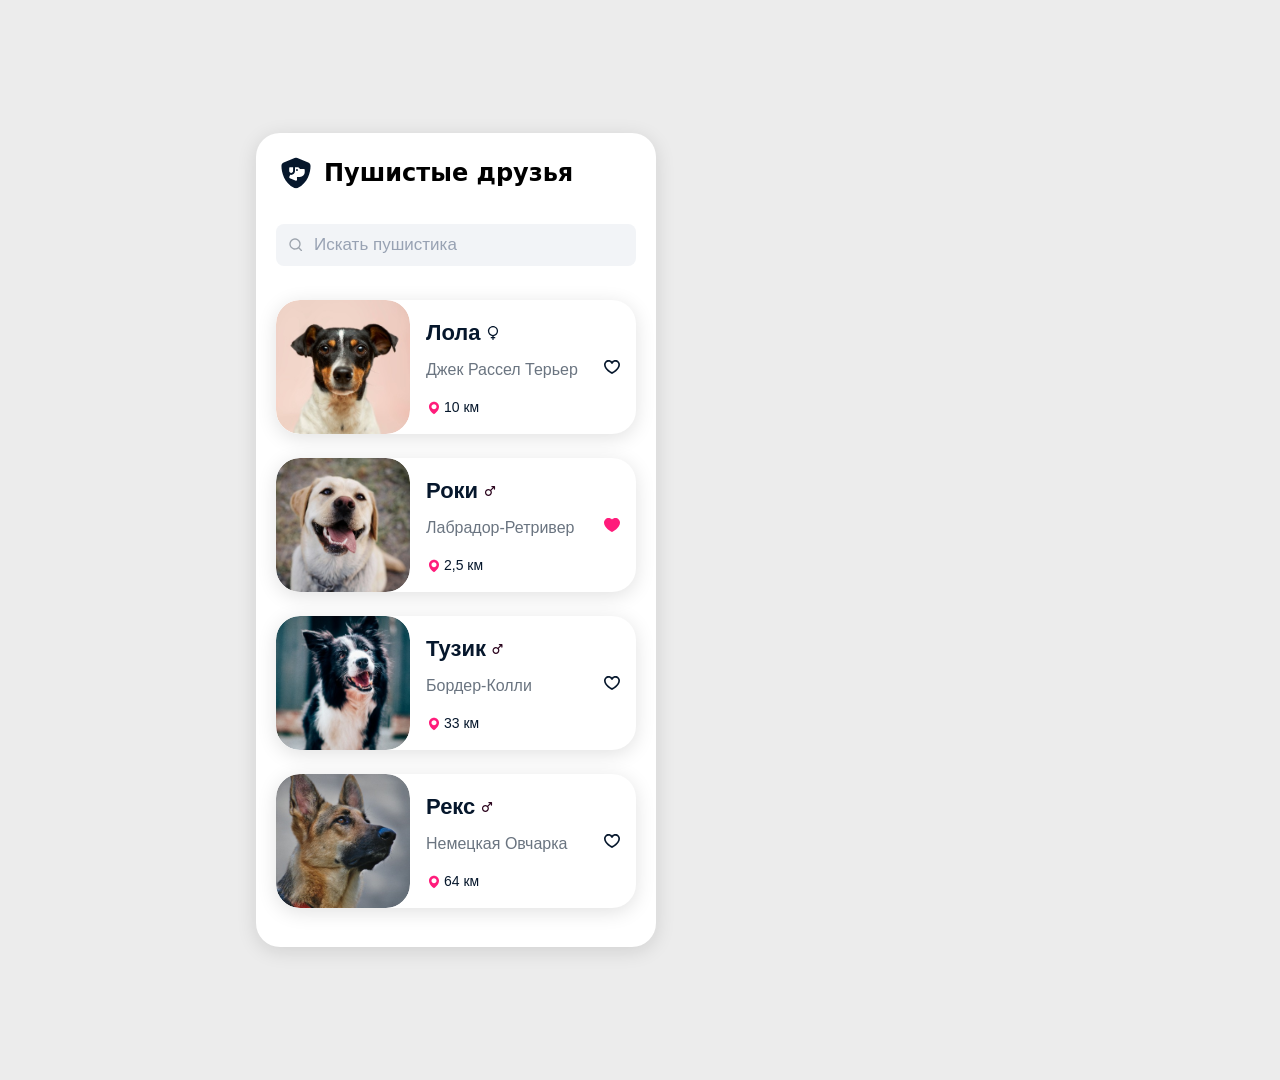
<file: index.html>
<!DOCTYPE html>
<html>
<head>
  <meta charset="UTF-8">
  <title>Пушистые друзья!</title>
  <link rel="stylesheet" href="index.css">
</head>
<body>
  <div class="container">

    <div class="header">
      <img class="logo" src="images/fa6-solid_shield-dog.svg">
      <h1 class="title">Пушистые друзья</h1>
    </div>

    <div class="search">
        <img class="search_icon" src="images/Group.svg">
        <input type="text" placeholder="Искать пушистика">
    </div>

    <div class="block_1">
      <div class="thumb">
        <img src="images/Rectangle 75.svg">
      </div>

      <div class="pet-info">

        <div class="iconka">
          <p class="name">Лола</p>
          <img src="images/ion_female.svg">
        </div>

        <div class="iconka_2">
          <p class="name_2">Джек Рассел Терьер</p>
        </div>

        <div class="distance">
            <img class="distance__icon" src="images/bxs_map.svg">
            <p class="distance__text">10 км</p>
        </div>

        <div class="heart">
          <img class="heart_2" src="images/ph_heart-bold.svg">
        </div>

      </div>
    </div>

    <a href="./pets/pet.html" class="card-link" aria-label="Открыть страницу питомца Роки">
      <div class="block_2">
        
        <div class="thumb">
          <img src="images/Rectangle 77.svg">
        </div>
        
        <div class="pet-info">

          <div class="iconka">
            <p class="name">Роки</p>
            <img src="images/ic_round-male.svg">
          </div>
          
          <div class="iconka_2">
            <p class="name_2">Лабрадор-Ретривер</p>
          </div>
          
          <div class="distance">
            <img class="distance__icon" src="images/bxs_map.svg">
            <p class="distance__text">2,5 км</p>
          </div>
          
          <div class="heart">
            <img class="heart_2" src="images/Vector.svg">
          </div>

        </div>
      </div>
    </a>

    <div class="block_3">
      <div class="thumb">
        <img src="images/Rectangle 76.svg">
      </div>

      <div class="pet-info">

        <div class="iconka">
          <p class="name">Тузик</p>
          <img src="images/ic_round-male.svg">
        </div>

        <div class="iconka_2">
          <p class="name_2">Бордер-Колли</p>
        </div>

        <div class="distance">
            <img class="distance__icon" src="images/bxs_map.svg">
            <p class="distance__text">33 км</p>
        </div>

        <div class="heart">
          <img class="heart_2" src="images/ph_heart-bold.svg">
        </div>

      </div>
    </div>


    <div class="block_4">

        <div class="thumb">
          <img src="images/Rectangle 78.svg">
        </div>

        <div class="pet-info">

          <div class="iconka">
            <p class="name">Рекс</p>
            <img src="images/ic_round-male.svg">
          </div>
            
          <div class="iconka_2">
            <p class="name_2">Немецкая Овчарка</p>
          </div>

          <div class="distance">
            <img class="distance__icon" src="images/bxs_map.svg">
            <p class="distance__text">64 км</p>
          </div>

          <div class="heart">
            <img class="heart_2" src="images/ph_heart-bold.svg">
          </div>

        </div>
     </div>

  </div>
</body>
</html>
</file>
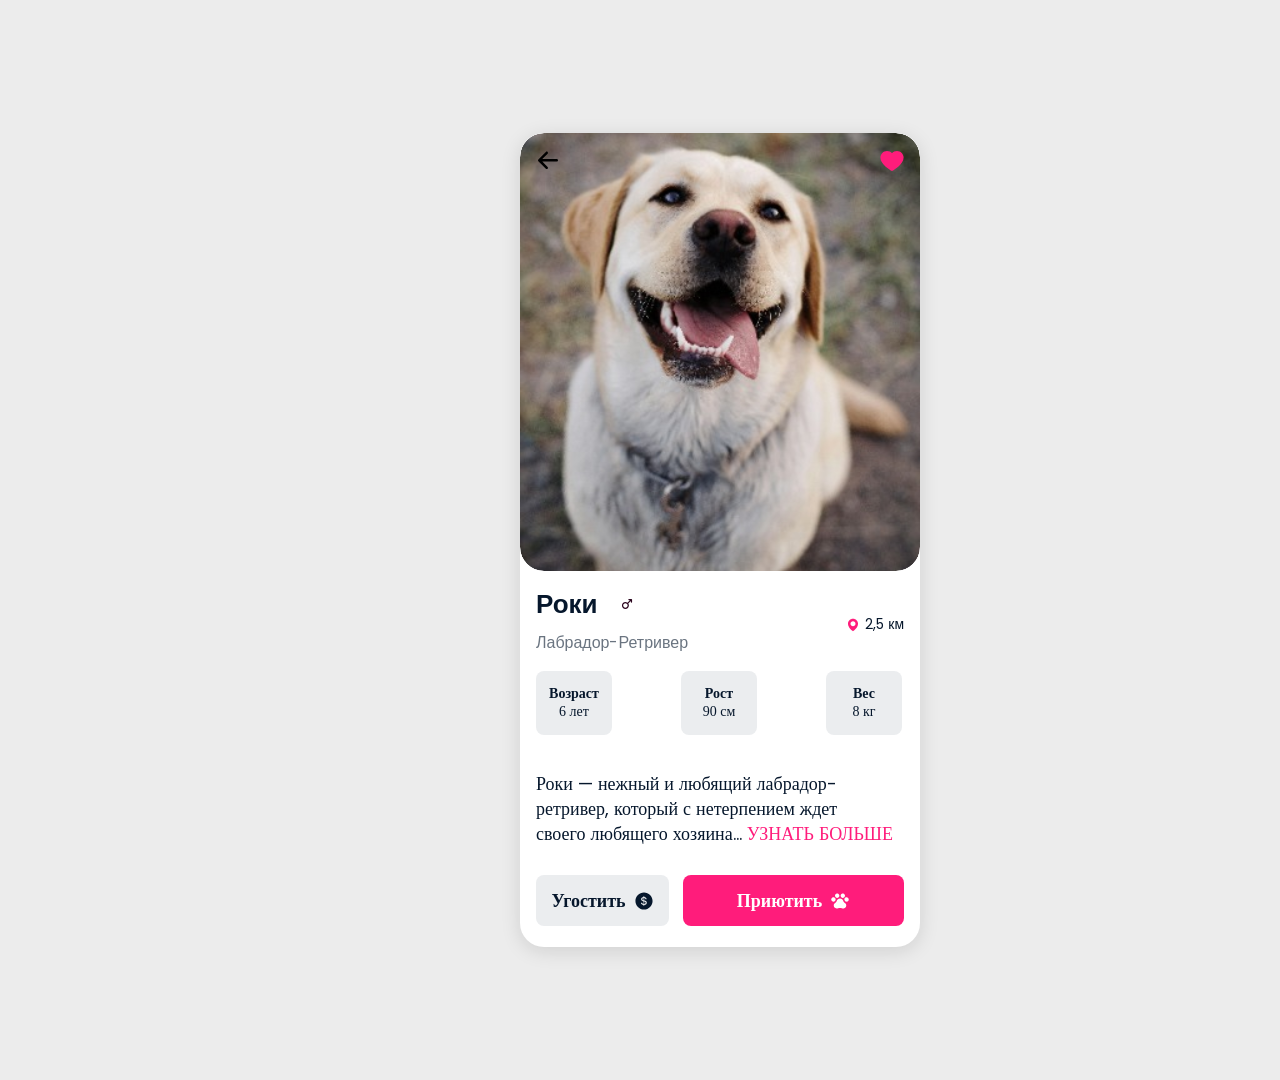
<file: pets/pet.html>
<!doctype html>
<html lang="ru">
<head>
  <meta charset="UTF-8" />
  <meta name="viewport" content="width=device-width, initial-scale=1" />
  <title>Питомец — Роки</title>
  <link rel="stylesheet" href="pet.css" />
  <link rel="preconnect" href="https://fonts.googleapis.com">
  <link rel="preconnect" href="https://fonts.gstatic.com" crossorigin>
  <link href="https://fonts.googleapis.com/css2?family=Poppins:ital,wght@0,100;0,200;0,300;0,400;0,500;0,600;0,700;0,800;0,900;1,100;1,200;1,300;1,400;1,500;1,600;1,700;1,800;1,900&display=swap" rel="stylesheet">
</head>
<body>
  <div class="container">

    <div class="dog_img">
      <img class="dog_img__photo" src="../images/Rectangle 79.svg" alt="Лабрадор">
      <img class="icon icon--back" src="../images/heroicons_arrow-up-16-solid.svg" alt="Назад">
      <img class="icon icon--fav" src="../images/Frame 342.svg" alt="Избранное">
    </div>

    <div class="card-content">
      <div class="title-row">
        <p class="name">Роки</p>
        <img class="gender" src="../images/ic_round-male.svg" alt="Самец">
      </div>
      
      <div class="meta-row">
        <p class="breed">Лабрадор-Ретривер</p>
        <div class="distance">
          <img class="distance__icon" src="../images/bxs_map.svg">
          <p class="distance__text">2,5 км</p>
        </div>
      </div>
      <div class="stats-row">
        <div class="stat-card">
          <div class="stat-title">Возраст</div>
          <div class="stat-value">6 лет</div>
        </div>
        <div class="stat-card">
          <div class="stat-title">Рост</div>
          <div class="stat-value">90 см</div>
        </div>
        <div class="stat-card">
          <div class="stat-title">Вес</div>
          <div class="stat-value">8 кг</div>
        </div>
      </div>

      <div class="bloc">
        <p class="description">
          Роки — нежный и любящий лабрадор-<br>ретривер, который с
          нетерпением ждет<br> своего любящего хозяина... <span>УЗНАТЬ БОЛЬШЕ</span>
        </p>
      </div>

      <div class="knopka1">
        <p class="k1">Угостить</p>
        <img src="../images/f7_money-dollar-circle-fill.svg">
      </div>

      <div class="knopka2">
        <p class="k2">Приютить</p>
        <img src="../images/ph_paw-print-fill.svg">
      </div>

    </div>
  </div>
  
</body>
</html>
</file>
<file: index.css>
* {
    box-sizing: border-box;
}

body{
    margin: 0;
    display: flex;
   
    width: 1440px;
    height: 1080px;
    background-color: #ECECEC;
}

.container {
    position: relative;
    width: 400px;
    height: 814px;
    margin-top: 133px;
    padding: 24px;
    left: 256px;
    border-radius: 24px;
    background-color: #FFFFFF;
    box-shadow: 0px 4px 20px 0px #0000001F;
}

.header {
    display: flex;
    align-items: center;
    gap: 12px;
}

.logo {
    width: 32px;
    height: 32px;
}

.title{
    margin: 0;
    font-family: 'Palanquin Dark', system-ui, sans-serif;
    font-weight: 600;
    font-size: 24px;
    line-height: 100%;
    letter-spacing: 0%;
}

.search{
    position: absolute;
    top: 91px;
    left: 20px;
    width: 360px;
    height: 42px;
    padding: 0 12px;
    display: flex;
    align-items: center;
    gap: 8px;
    border-radius: 8px;
    background: #F2F4F7;
}

.search_icon {
    width: 16px;
    height: 16px;
    opacity: .6;
}

.search input {
    flex: 1;
    height: 100%;
    border: none;
    outline: none;
    background: transparent;
    font-family: "Poppins", Arial, sans-serif;
    font-weight: 400;
    font-size: 17px;
    line-height: 100%;
    letter-spacing: 0%;
    color: #06172C99;
}

.search input::placeholder{
  color: #98A2B3;
}

.block_1 {
    position: absolute;
    display: flex;
    align-items: center;
    width: 360px;
    height: 134px;
    top: 167px;
    left: 20px;
    gap: 12px;
    border-radius: 24px;
    background-color: #FFFFFF;
    box-shadow: 0px 4px 20px 0px #0000001F;
}

.thumb{
  width: 134px;
  height: 134px;
  border-radius: 24px;
  overflow: hidden;
  flex: 0 0 134px;
}

.thumb img{
  width: 100%;
  height: 100%;
  object-fit: cover;
  display: block;
}

.pet-info {
    display: flex;
    flex-direction: column;
    justify-content: center;
}

.iconka {
    position: absolute;
    display: flex;
    align-items: center;
    width: 78px;
    height: 33px;
    top: 16px;
    left: 150px;
    gap: 4px;
}


.iconka img {
    width: 16px;
    height: 16px;   
}

.name {
  margin: 0;
  font-family: 'Poppins', sans-serif;
  font-weight: 600;
  font-size: 22px;
  line-height: 100%;
  color: #06172C;
}

.iconka_2 {
    position: absolute;
    width: 157px;
    height: 48px;
    top: 57px;
    left: 150px;
}

.name_2 {
    margin: 5px 0 10px 0;
    font-family: "Poppins", sans-serif;
    font-weight: 400;
    font-size: 16px;
    line-height: 100%;
    color: #06172C99;
}

.distance {
   position: absolute;
   display: flex;
   align-items: center;
   top: 97px;
   left: 150px;
   gap: 2px;
}

.distance__icon {
   width: 16px;
   height: 16px;
}

.distance__text {
   margin: 0;
   font-family: 'Poppins', sans-serif;
   font-weight: 400;
   font-size: 14px;
   line-height: 21px;
   color: #06172C;
   letter-spacing: 0;
}

.heart{
    position: absolute;
    top: 59px;
    left: 328px;
}

.heart_2{
    width: 16px;
    height: 16px;
}

.block_2 {
    position: absolute;
    display: flex;
    align-items: center;
    width: 360px;
    height: 134px;
    top: 325px;
    left: 20px;
    gap: 12px;
    border-radius: 24px;
    background-color: #FFFFFF;
    box-shadow: 0px 4px 20px 0px #0000001F;
}

.block_3 {
    position: absolute;
    display: flex;
    align-items: center;
    width: 360px;
    height: 134px;
    top: 483px;
    left: 20px;
    gap: 12px;
    border-radius: 24px;
    background-color: #FFFFFF;
    box-shadow: 0px 4px 20px 0px #0000001F;
}

.block_4 {
    position: absolute;
    display: flex;
    align-items: center;
    width: 360px;
    height: 134px;
    top: 641px;
    left: 20px;
    gap: 12px;
    border-radius: 24px;
    background-color: #FFFFFF;
    box-shadow: 0px 4px 20px 0px #0000001F;
}

.card-link {
  display: block;
  text-decoration: none;
  color: inherit;
  border-radius: 24px;
}

.card-link:hover .block_2,
.card-link:focus-visible .block_2{
  outline: 3px solid #2F80ED;
  outline-offset: -3px;
}
</file>
<file: pets/pet.css>
* {
    box-sizing: border-box;
}

body{
    margin: 0;
    display: flex;
    width: 1440px;
    height: 1080px;
    background-color: #ECECEC;
}

.container{
    position: relative;
    width: 400px;
    height: 814px;
    margin: 133px auto 0;
    border-radius: 24px;
    background-color: #FFFFFF;
    box-shadow: 0px 4px 20px 0px #0000001F;
    overflow: hidden;
}

.dog_img {
    position: relative;
    width: 400px;
    border-radius: 24px;
    overflow: hidden;
}

.dog_img__photo {
    width: 100%;
    height: auto;
    border-radius: 24px;
    display: block;
}

.icon {
    position: absolute;
    width: 24px;
    height: 24px;
    z-index: 2;
}

.icon--back {
    top: 16px;
    left: 16px;
}

.icon--fav {
    top: 16px;
    right: 16px;
}

.card-content{
  padding: 12px 16px 0;
}

.title-row{
  display: flex;
  align-items: center;
  gap: 21px;
  margin-top: 8px;
}

.gender{ width:16px; height:16px; }

.name {
  margin: 0;
  font-family: 'Poppins', sans-serif;
  font-weight: 600;
  font-size: 26px;
  line-height: 100%;
  color: #06172C;
}

.meta-row{
  display: flex;
  align-items: center;
  justify-content: space-between;
  margin-top: 6px;
}

.breed{
  margin: 12px 0 0 0;
  font-family: "Poppins", sans-serif;
  font-weight: 400;
  font-size: 16px;
  line-height: 1;
  color: #06172C99;
}

.distance{
  position: absolute;
  top: 481px;
  right: 16px;
  display: flex;
  align-items: center;
  gap: 4px;
}

.distance__icon{ width:16px; height:16px; }

.distance__text {
   margin: 0;
   font-family: 'Poppins', sans-serif;
   font-weight: 400;
   font-size: 14px;
   line-height: 21px;
   color: #06172C;
   letter-spacing: 0;
}

.stats-row{
  margin-top: 20px;
  display: flex;
  gap: 69px;
  flex-wrap: wrap;
}

.stat-card{
  width: 76px;
  height: 64px;
  border-radius: 8px;
  background: #EBEDEF;
  padding: 12px 10px;
  display: flex;
  flex-direction: column;
  gap: 4px;
  align-items: center;
  justify-content: center;
}

.stat-title{
  font-weight: 600;
  font-size: 14px;
  line-height: 1;
  color: #06172C;
  text-align: center;
}

.stat-value{
  font-weight: 400;
  font-size: 14px;
  line-height: 1;
  color: #06172C;
  text-align: center;
}

.bloc {
  position: absolute;
  width: 369px;
  height: 78px;
  top: 620px;
  left: 16px;
}

.description {
  font-family: 'Poppins';
  font-weight: 400;
  font-size: 18px;
  line-height: 1.4;
  color: #06172C;
}

.description span {
  color: #FF1C7B;
  cursor: pointer;
}

.knopka1{
  position: absolute;
  display: flex;
  align-items: center;
  justify-content: center;
  width: 133px;
  height: 51px;
  top: 742px;
  left: 16px;
  border-radius: 8px;
  padding: 12px 10px 12px 10px;
  gap: 8px;
  background-color: #EBEDEF;
}

.k1 {
  font-family: 'Poppins';
  font-weight: 600;
  font-size: 18px;
  line-height: 100%;
  letter-spacing: 0%;
  color: #06172C;
}

.knopka2 {
  position: absolute;
  display: flex;
  align-items: center;
  justify-content: center;
  width: 221px;
  height: 51px;
  top: 742px;
  right: 16px;
  border-radius: 8px;
  padding: 12px 10px 12px 10px;
  gap: 8px;
  background-color: #FF1C7B;
}

.k2 {
  font-family: 'Poppins';
  font-weight: 600;
  font-size: 18px;
  line-height: 100%;
  letter-spacing: 0%;
  color: #FFFFFF;
}
</file>
